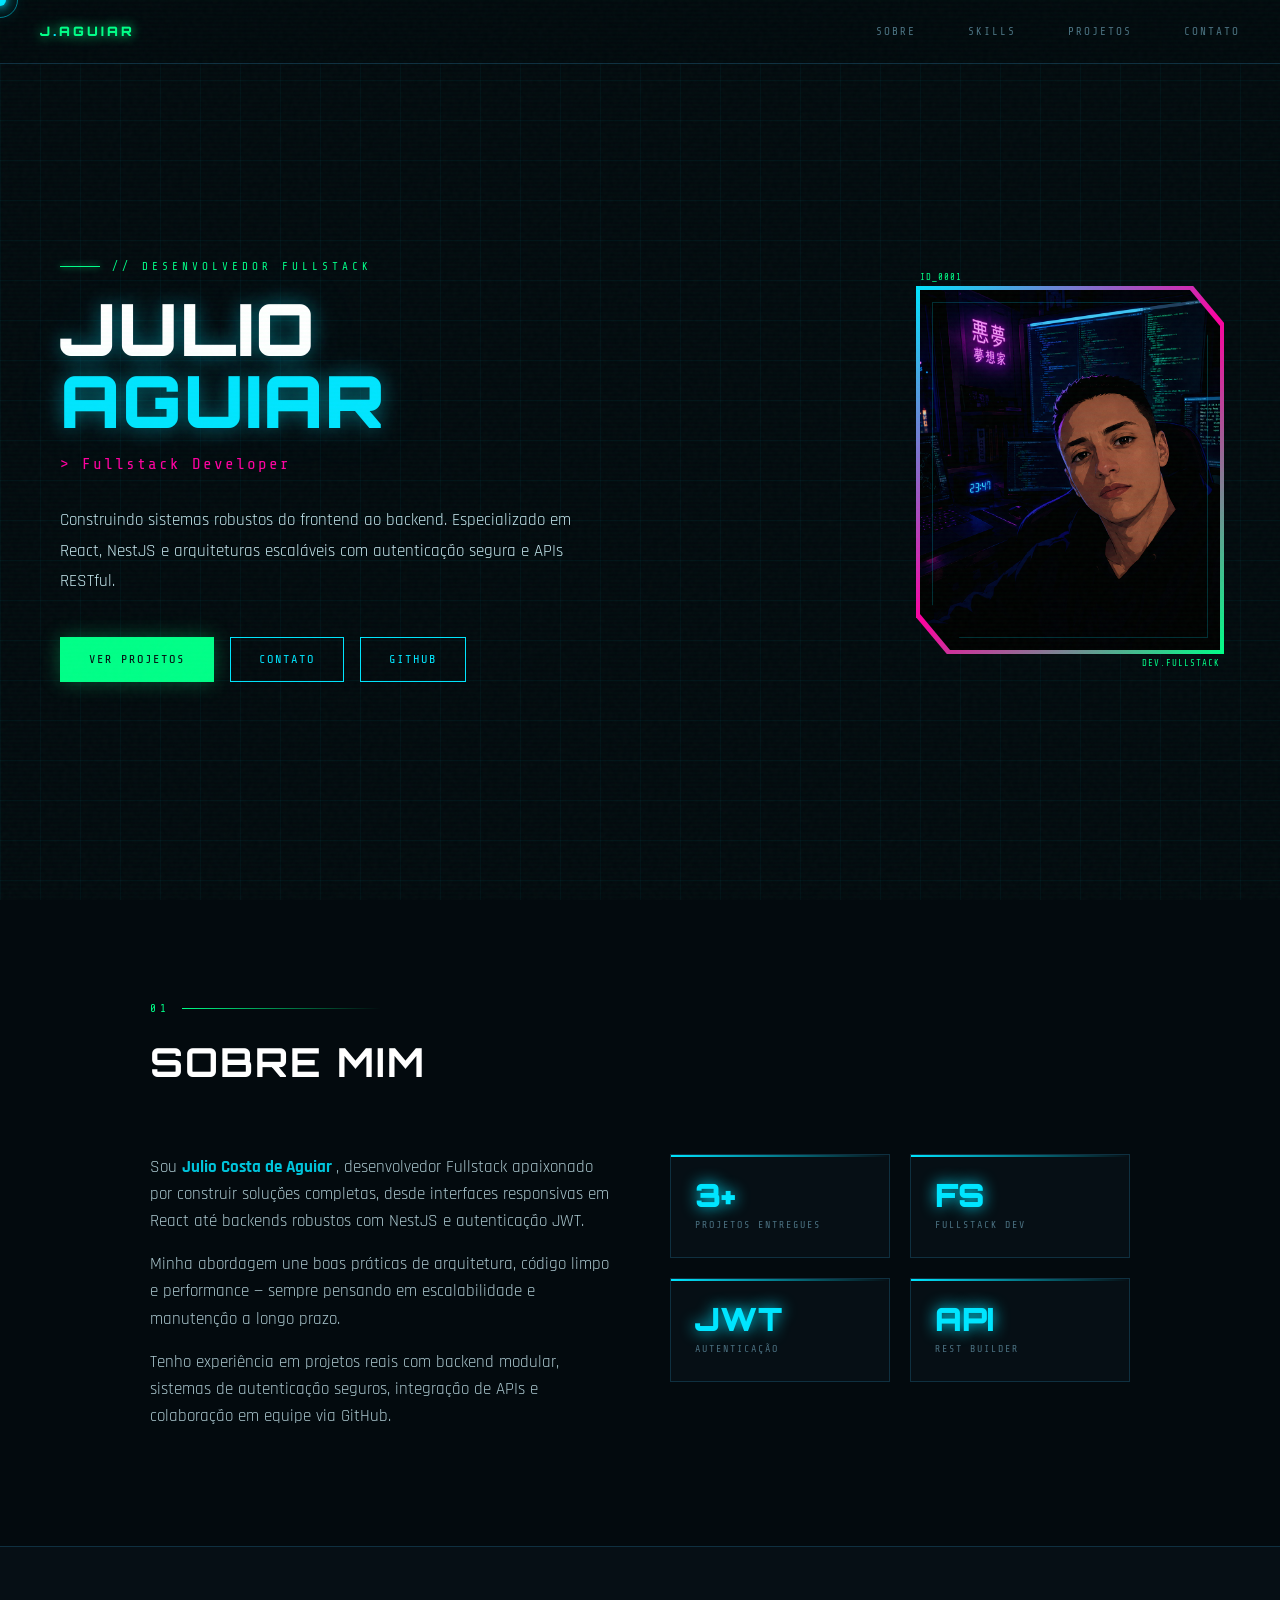
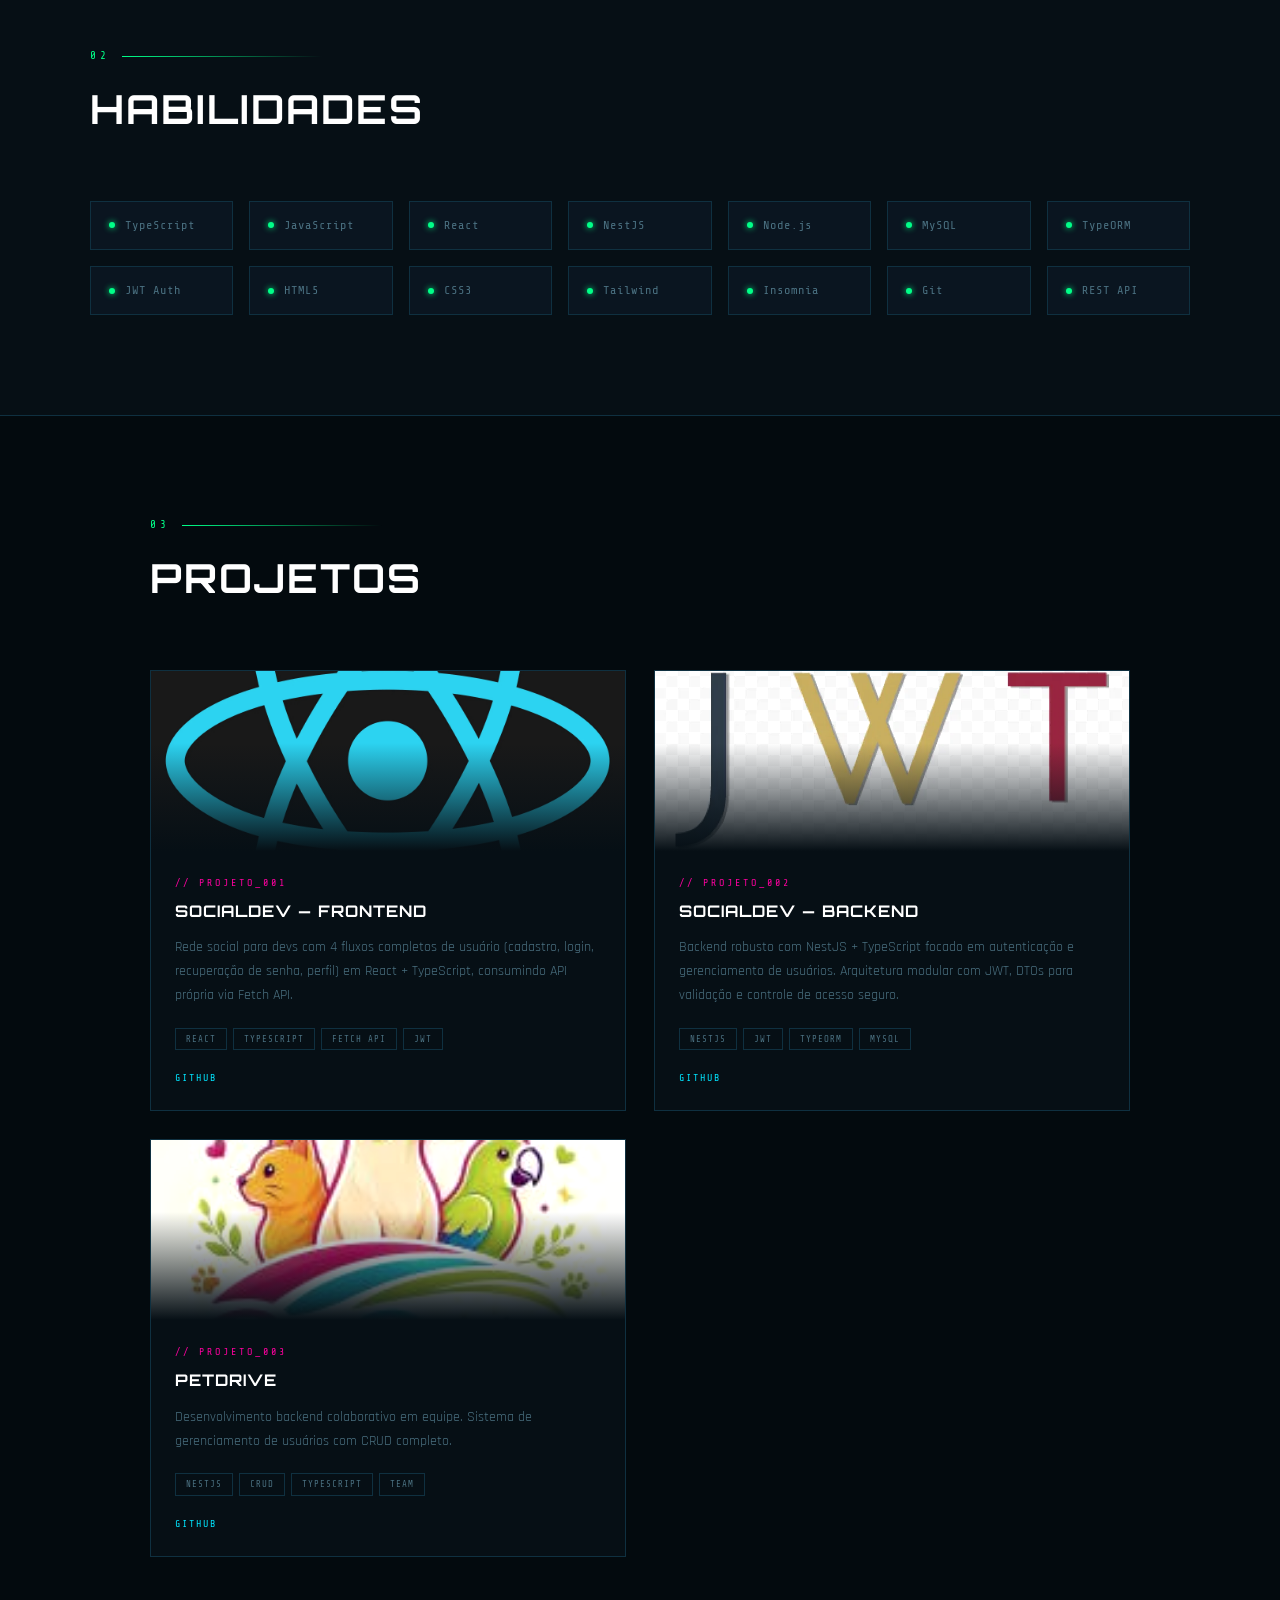
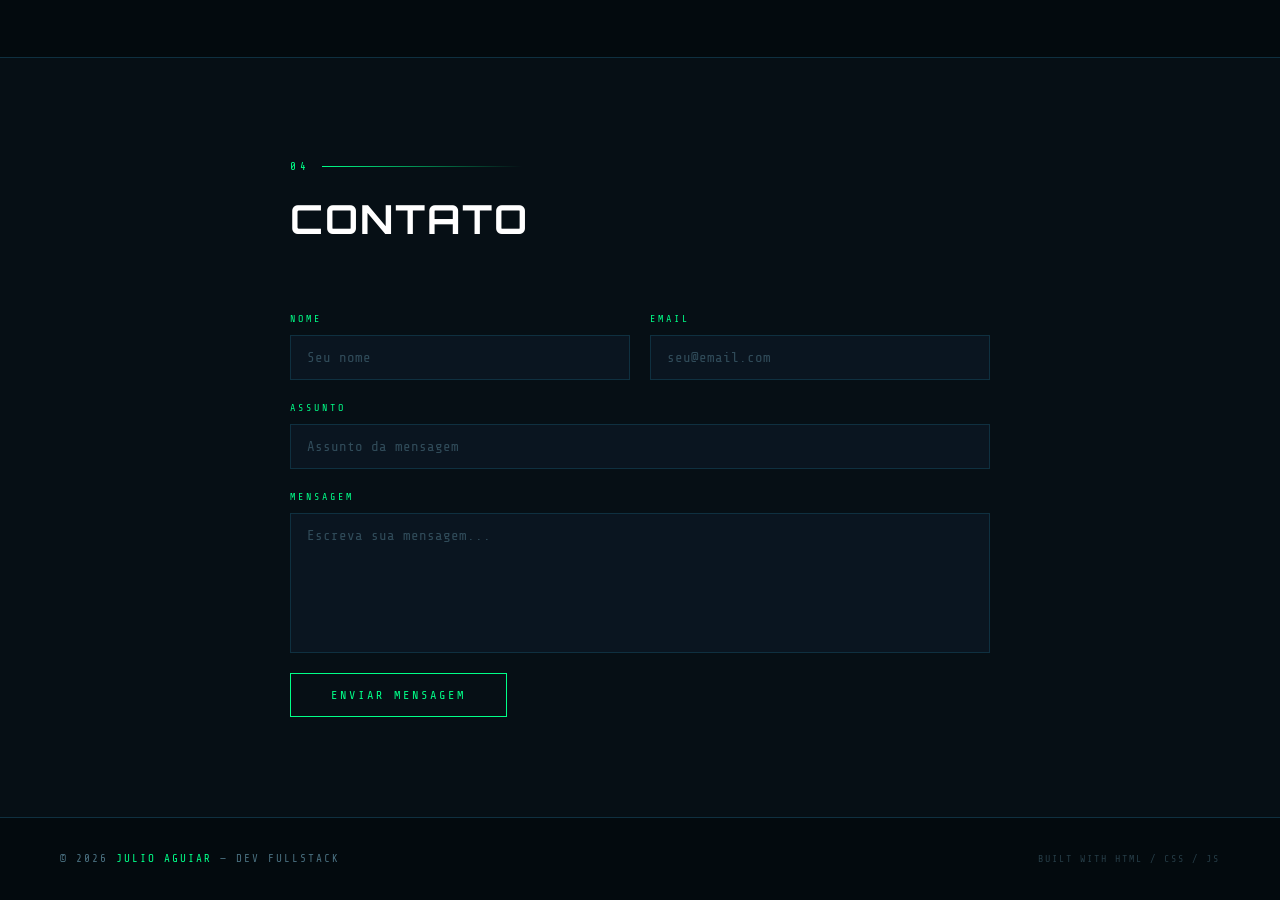
<file: index.html>
<!DOCTYPE html>
<html lang="pt-BR">
<head>
  <meta charset="UTF-8"/>
  <meta name="viewport" content="width=device-width, initial-scale=1.0"/>
  <title>Julio Aguiar | Dev Fullstack</title>

  <link href="https://fonts.googleapis.com/css2?family=Share+Tech+Mono&family=Orbitron:wght@400;700;900&family=Rajdhani:wght@300;400;600;700&display=swap" rel="stylesheet"/>

  <link rel="stylesheet" href="assets/css/style.css"/>
</head>

<body>

  <div class="noise-bg"></div>
  <div class="cursor" id="cursor"></div>
  <div class="cursor-ring" id="cursorRing"></div>

  <nav>
    <div class="nav-logo">J<span>.</span>AGUIAR</div>

    <div class="nav-links">
      <a href="#sobre">Sobre</a>
        <a href="#habilidades">Skills</a>
      <a href="#projetos">Projetos</a>
      <a href="#contato">Contato</a>
    </div>
  </nav>

        <section id="hero">
    <div class="hero-content">
  
         <div class="hero-tag fade-in fade-in-delay-1">
        <span>// Desenvolvedor Fullstack</span>
      </div>

      <h1 class="hero-name fade-in fade-in-delay-2">
        JULIO<span class="accent glitch">AGUIAR</span>
      </h1>

      <p class="hero-role fade-in fade-in-delay-3">
        Fullstack Developer
      </p>
 
         <p class="hero-desc fade-in fade-in-delay-4">
        Construindo sistemas robustos do frontend ao backend.
        Especializado em React, NestJS e arquiteturas escaláveis
        com autenticação segura e APIs RESTful.
      </p>

      <div class="hero-btns fade-in fade-in-delay-4">
        <a href="#projetos" class="btn btn-primary">Ver Projetos</a>

        <a href="#contato" class="btn btn-outline">
          Contato
        </a>

        <a
          href="https://github.com/JulioAguiar-ux"
          target="_blank"
          class="btn btn-outline"
        >
          GitHub
        </a>
      </div>
    </div>

    <div class="hero-photo float fade-in fade-in-delay-3">

      <span class="photo-corner tl">ID_0001</span>

      <img
         src="assets/img/julioIA.png"
         alt="Julio Aguiar"
        onerror="this.style.background='var(--bg3)';this.style.display='block'"
      />

      <span class="photo-corner br">DEV.FULLSTACK</span>

    </div>
  </section>

  <section id="sobre">

    <div class="section-header">
      <p class="section-label">01</p>
      <h2 class="section-title">Sobre Mim</h2>
    </div>

    <div class="sobre-grid">

      <div class="sobre-text">

        <p>
          Sou
          <strong style="color:var(--cyan)">
            Julio Costa de Aguiar
          </strong>,
          desenvolvedor Fullstack apaixonado por construir
          soluções completas, desde interfaces responsivas
          em React até backends robustos com NestJS
          e autenticação JWT.
        </p>

        <p>
          Minha abordagem une boas práticas de arquitetura,
          código limpo e performance — sempre pensando em
          escalabilidade e manutenção a longo prazo.
        </p>

        <p>
          Tenho experiência em projetos reais com backend modular,
          sistemas de autenticação seguros, integração de APIs
          e colaboração em equipe via GitHub.
        </p>

          </div>

      <div class="sobre-stats">

        <div class="stat-card">
          <div class="stat-num">3+</div>
            <div class="stat-label">Projetos Entregues</div>
        </div>

        <div class="stat-card">
          <div class="stat-num">FS</div>
          <div class="stat-label">Fullstack Dev</div>
        </div>

        <div class="stat-card">
          <div class="stat-num">JWT</div>
          <div class="stat-label">Autenticação</div>
        </div>

        <div class="stat-card">
          <div class="stat-num">API</div>
          <div class="stat-label">REST Builder</div>
        </div>

      </div>
    </div>
  </section>

  <section id="habilidades">

    <div class="inner">

      <div class="section-header">
        <p class="section-label">02</p>
        <h2 class="section-title">Habilidades</h2>
      </div>

      <div class="skills-grid">

        <div class="skill-chip"><span class="skill-dot"></span>TypeScript</div>
        <div class="skill-chip"><span class="skill-dot"></span>JavaScript</div>
        <div class="skill-chip"><span class="skill-dot"></span>React</div>
        <div class="skill-chip"><span class="skill-dot"></span>NestJS</div>
        <div class="skill-chip"><span class="skill-dot"></span>Node.js</div>
        <div class="skill-chip"><span class="skill-dot"></span>MySQL</div>
        <div class="skill-chip"><span class="skill-dot"></span>TypeORM</div>
        <div class="skill-chip"><span class="skill-dot"></span>JWT Auth</div>
        <div class="skill-chip"><span class="skill-dot"></span>HTML5</div>
        <div class="skill-chip"><span class="skill-dot"></span>CSS3</div>
        <div class="skill-chip"><span class="skill-dot"></span>Tailwind</div>
        <div class="skill-chip"><span class="skill-dot"></span>Insomnia</div>
        <div class="skill-chip"><span class="skill-dot"></span>Git</div>
        <div class="skill-chip"><span class="skill-dot"></span>REST API</div>

      </div>
    </div>
  </section>

  <section id="projetos">

    <div class="section-header">
      <p class="section-label">03</p>
      <h2 class="section-title">Projetos</h2>
    </div>

    <div class="projects-grid">

      <div class="project-card">

        <div class="project-img">

          <img
            src="assets/img/react.webp"
            alt="SocialDev Frontend"
            onerror="this.parentElement.style.background='var(--bg3)'"
          />

          <div class="project-img-overlay"></div>
        </div>

        <div class="project-body">

          <div class="project-num">// PROJETO_001</div>

          <h3 class="project-title">
            SocialDev — Frontend
          </h3>

          <p class="project-desc">
            Rede social para devs com 4 fluxos completos
            de usuário (cadastro, login, recuperação de senha,
            perfil) em React + TypeScript, consumindo API
            própria via Fetch API.
          </p>

          <div class="project-tags">
            <span class="tag">React</span>
            <span class="tag">TypeScript</span>
            <span class="tag">Fetch API</span>
            <span class="tag">JWT</span>
          </div>

          <div class="project-links">

            <a
              href="https://github.com/JulioAguiar-ux/Social-Dev"
              target="_blank"
              class="project-link"
            >
              GitHub
            </a>

          </div>
        </div>
      </div>

      <div class="project-card">

        <div class="project-img">

          <img
            src="assets/img/jwt.webp"
            alt="SocialDev Backend"
            onerror="this.parentElement.style.background='var(--bg3)'"
          />

          <div class="project-img-overlay"></div>
        </div>

        <div class="project-body">

          <div class="project-num">// PROJETO_002</div>

          <h3 class="project-title">
            SocialDev — Backend
          </h3>

          <p class="project-desc">
            Backend robusto com NestJS + TypeScript focado
            em autenticação e gerenciamento de usuários.
            Arquitetura modular com JWT, DTOs para validação
            e controle de acesso seguro.
          </p>

          <div class="project-tags">
            <span class="tag">NestJS</span>
            <span class="tag">JWT</span>
            <span class="tag">TypeORM</span>
            <span class="tag">MySQL</span>
          </div>

          <div class="project-links">

            <a
              href="https://github.com/JulioAguiar-ux/usuario-auth-jwt-dto"
              target="_blank"
              class="project-link"
            >
              GitHub
            </a>

          </div>
        </div>
      </div>

      <div class="project-card">

        <div class="project-img">

          <img
            src="assets/img/petdrive.jpeg"
            alt="PetDrive"
            onerror="this.parentElement.style.background='var(--bg3)'"
          />

          <div class="project-img-overlay"></div>
        </div>

        <div class="project-body">

          <div class="project-num">// PROJETO_003</div>

          <h3 class="project-title">
            PetDrive
          </h3>

          <p class="project-desc">
            Desenvolvimento backend colaborativo em equipe.
            Sistema de gerenciamento de usuários com CRUD completo.
          </p>

          <div class="project-tags">
            <span class="tag">NestJS</span>
            <span class="tag">CRUD</span>
            <span class="tag">TypeScript</span>
            <span class="tag">Team</span>
          </div>

          <div class="project-links">

            <a
              href="https://github.com/PetDrive/PetDrive/"
              target="_blank"
              class="project-link"
            >
              GitHub
            </a>

          </div>
        </div>
      </div>

    </div>
  </section>

  <section id="contato">

    <div class="inner">

      <div class="section-header">
        <p class="section-label">04</p>
        <h2 class="section-title">Contato</h2>
      </div>

      <form
        class="contact-form"
        action="https://formsubmit.co/juliocostadeaguiar@gmail.com"
        method="POST"
      >

        <input
          type="hidden"
          name="_subject"
          value="Nova mensagem do portfólio!"
        />

        <input
          type="hidden"
          name="_next"
          value="https://julioaguiar-ux.github.io/portfolio/success.html"
        />

        <input
          type="hidden"
          name="_captcha"
          value="false"
        />

        <div class="form-row">

          <div class="form-group">
            <label class="form-label" for="name">
              Nome
            </label>

            <input
              class="form-input"
              type="text"
              id="name"
              name="name"
              placeholder="Seu nome"
              required
            />
          </div>

          <div class="form-group">

            <label class="form-label" for="email">
              Email
            </label>

            <input
              class="form-input"
              type="email"
              id="email"
              name="email"
              placeholder="seu@email.com"
              required
            />

          </div>
        </div>

        <div class="form-group">

          <label class="form-label" for="subject">
            Assunto
          </label>

          <input
            class="form-input"
            type="text"
            id="subject"
            name="subject"
            placeholder="Assunto da mensagem"
            required
          />
        </div>

        <div class="form-group">

          <label class="form-label" for="message">
            Mensagem
          </label>

          <textarea
            class="form-textarea"
            id="message"
            name="message"
            placeholder="Escreva sua mensagem..."
            required
          ></textarea>

        </div>

        <button type="submit" class="btn-send">
          <span>Enviar Mensagem</span>
        </button>

      </form>

    </div>
  </section>

  <footer>

    <div class="footer-text">
      © 2026 <span>JULIO AGUIAR</span> — DEV FULLSTACK
    </div>

    <div class="footer-text" style="font-size:10px;opacity:0.5">
      BUILT WITH HTML / CSS / JS
    </div>

  </footer>

  <script src="assets/js/script.js"></script>

</body>
</html>
</file>
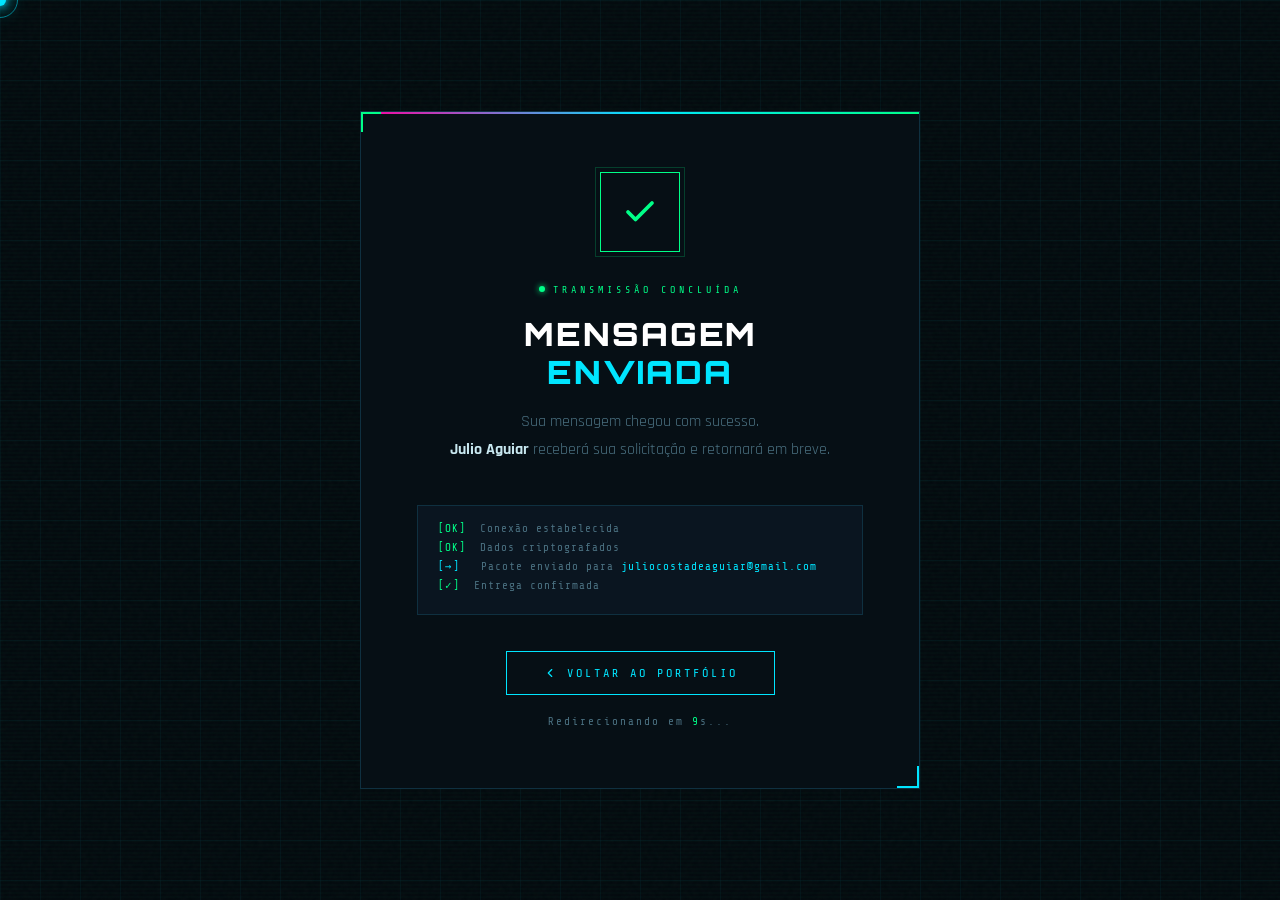
<file: success.html>
<!DOCTYPE html>
<html lang="pt-BR">

<head>
  <meta charset="UTF-8" />
  <meta name="viewport" content="width=device-width, initial-scale=1.0" />
  <meta http-equiv="Cache-Control" content="no-cache, no-store, must-revalidate" />

  <title>Mensagem Enviada | Julio Aguiar</title>

  <link href="https://fonts.googleapis.com/css2?family=Share+Tech+Mono&family=Orbitron:wght@400;700;900&family=Rajdhani:wght@300;400;600;700&display=swap" rel="stylesheet" />

  <style>
    :root {
      --bg: #030a0e;
      --bg2: #060f15;
      --bg3: #0a1520;
      --green: #00ff88;
      --cyan: #00e5ff;
      --magenta: #ff00a0;
      --text: #c8e8f0;
      --muted: #4a7080;
      --border: #0f3040;
    }

    * {
      margin: 0;
      padding: 0;
      box-sizing: border-box;
    }

    body {
      background: var(--bg);
      color: var(--text);
      font-family: 'Rajdhani', sans-serif;
      min-height: 100vh;
      display: flex;
      align-items: center;
      justify-content: center;
      overflow: hidden;
      cursor: none;
      position: relative;
    }

    body::before {
      content: '';
      position: fixed;
      inset: 0;
      background:
        repeating-linear-gradient(
          0deg,
          transparent,
          transparent 2px,
          rgba(0, 255, 136, 0.015) 2px,
          rgba(0, 255, 136, 0.015) 4px
        );
      pointer-events: none;
      z-index: 1;
    }

    body::after {
      content: '';
      position: fixed;
      inset: 0;
      background-image:
        linear-gradient(rgba(0, 229, 255, 0.04) 1px, transparent 1px),
        linear-gradient(90deg, rgba(0, 229, 255, 0.04) 1px, transparent 1px);
      background-size: 40px 40px;
      pointer-events: none;
      z-index: 0;
    }

    .noise-bg {
      position: fixed;
      inset: 0;
      opacity: 0.025;
      background-image: url("data:image/svg+xml,%3Csvg viewBox='0 0 200 200' xmlns='http://www.w3.org/2000/svg'%3E%3Cfilter id='n'%3E%3CfeTurbulence type='fractalNoise' baseFrequency='0.9' numOctaves='4' stitchTiles='stitch'/%3E%3C/filter%3E%3Crect width='100%25' height='100%25' filter='url(%23n)'/%3E%3C/svg%3E");
      pointer-events: none;
      z-index: 2;
    }

    .cursor {
      width: 12px;
      height: 12px;
      background: var(--cyan);
      border-radius: 50%;
      position: fixed;
      top: 0;
      left: 0;
      transform: translate(-50%, -50%);
      pointer-events: none;
      z-index: 9999;
      transition: transform 0.05s, background 0.2s;
      box-shadow: 0 0 8px var(--cyan), 0 0 20px var(--cyan);
    }

    .cursor-ring {
      width: 36px;
      height: 36px;
      border: 1px solid var(--cyan);
      border-radius: 50%;
      position: fixed;
      top: 0;
      left: 0;
      transform: translate(-50%, -50%);
      pointer-events: none;
      z-index: 9998;
      transition: transform 0.15s;
      opacity: 0.5;
    }

    .card {
      width: 90%;
      max-width: 560px;
      background: var(--bg2);
      border: 1px solid var(--border);
      padding: 60px 56px;
      text-align: center;
      position: relative;
      z-index: 10;
      animation: fadeUp 0.7s ease forwards;
    }

    .card::before {
      content: '';
      position: absolute;
      top: 0;
      left: 0;
      right: 0;
      height: 2px;
      background: linear-gradient(
        90deg,
        var(--magenta),
        var(--cyan),
        var(--green)
      );
    }

    .card::after {
      content: '';
      position: absolute;
      bottom: 0;
      right: 0;
      width: 20px;
      height: 20px;
      border-right: 2px solid var(--cyan);
      border-bottom: 2px solid var(--cyan);
    }

    .corner-tl {
      position: absolute;
      top: 0;
      left: 0;
      width: 20px;
      height: 20px;
      border-top: 2px solid var(--green);
      border-left: 2px solid var(--green);
    }

    .icon-wrap {
      width: 80px;
      height: 80px;
      margin: 0 auto 32px;
      border: 1px solid var(--green);
      display: flex;
      align-items: center;
      justify-content: center;
      position: relative;
      animation: pulse 2s infinite;
    }

    .icon-wrap::before {
      content: '';
      position: absolute;
      inset: -6px;
      border: 1px solid rgba(0, 255, 136, 0.2);
    }

    .icon-wrap svg {
      width: 36px;
      height: 36px;
      color: var(--green);
    }

    .status-line {
      display: flex;
      align-items: center;
      justify-content: center;
      gap: 8px;
      font-family: 'Share Tech Mono', monospace;
      font-size: 10px;
      color: var(--green);
      letter-spacing: 4px;
      margin-bottom: 20px;
    }

    .status-dot {
      width: 6px;
      height: 6px;
      background: var(--green);
      border-radius: 50%;
      box-shadow: 0 0 6px var(--green);
      animation: blink 1s infinite;
    }

    .title {
      font-family: 'Orbitron', monospace;
      font-size: clamp(22px, 5vw, 32px);
      font-weight: 900;
      text-transform: uppercase;
      line-height: 1.2;
      letter-spacing: 2px;
      color: #fff;
      margin-bottom: 16px;
    }

    .title span {
      color: var(--cyan);
      display: block;
    }

    .desc {
      font-size: 16px;
      line-height: 1.8;
      color: var(--muted);
      margin-bottom: 40px;
    }

    .desc strong {
      color: var(--text);
    }

    .log {
      background: var(--bg3);
      border: 1px solid var(--border);
      padding: 16px 20px;
      margin-bottom: 36px;
      text-align: left;
    }

    .log-line {
      font-family: 'Share Tech Mono', monospace;
      font-size: 11px;
      letter-spacing: 1px;
      color: var(--muted);
      margin-bottom: 6px;
      opacity: 0;
      animation: appear 0.3s ease forwards;
    }

    .log-line:nth-child(1) {
      animation-delay: 0.5s;
    }

    .log-line:nth-child(2) {
      animation-delay: 1s;
    }

    .log-line:nth-child(3) {
      animation-delay: 1.5s;
    }

    .log-line:nth-child(4) {
      animation-delay: 2s;
    }

    .ok {
      color: var(--green);
    }

    .info {
      color: var(--cyan);
    }

    .btn-back {
      display: inline-flex;
      align-items: center;
      gap: 10px;
      padding: 14px 36px;
      border: 1px solid var(--cyan);
      color: var(--cyan);
      text-decoration: none;
      font-family: 'Share Tech Mono', monospace;
      font-size: 12px;
      letter-spacing: 3px;
      text-transform: uppercase;
      position: relative;
      overflow: hidden;
      transition: color 0.3s;
      cursor: none;
    }

    .btn-back::before {
      content: '';
      position: absolute;
      inset: 0;
      background: var(--cyan);
      transform: scaleX(0);
      transform-origin: left;
      transition: transform 0.3s;
      z-index: 0;
    }

    .btn-back:hover {
      color: var(--bg);
    }

    .btn-back:hover::before {
      transform: scaleX(1);
    }

    .btn-back span,
    .btn-back svg {
      position: relative;
      z-index: 1;
    }

    .btn-back svg {
      width: 14px;
      height: 14px;
    }

    .countdown {
      margin-top: 20px;
      font-family: 'Share Tech Mono', monospace;
      font-size: 11px;
      letter-spacing: 2px;
      color: var(--muted);
    }

    .countdown span {
      color: var(--green);
    }

    @keyframes fadeUp {
      from {
        opacity: 0;
        transform: translateY(30px);
      }

      to {
        opacity: 1;
        transform: translateY(0);
      }
    }

    @keyframes pulse {
      0%,100% {
        box-shadow: 0 0 0 0 rgba(0,255,136,.4);
      }

      50% {
        box-shadow: 0 0 0 12px rgba(0,255,136,0);
      }
    }

    @keyframes blink {
      0%,100% {
        opacity: 1;
      }

      50% {
        opacity: 0;
      }
    }

    @keyframes appear {
      from {
        opacity: 0;
        transform: translateX(-6px);
      }

      to {
        opacity: 1;
        transform: translateX(0);
      }
    }
  </style>
</head>

<body>

  <div class="noise-bg"></div>

  <div class="cursor" id="cursor"></div>

  <div class="cursor-ring" id="cursorRing"></div>

  <div class="card">

    <div class="corner-tl"></div>

    <div class="icon-wrap">
      <svg viewBox="0 0 24 24" fill="none" stroke="currentColor" stroke-width="2.5" stroke-linecap="round" stroke-linejoin="round">
        <polyline points="20 6 9 17 4 12"/>
      </svg>
    </div>

    <div class="status-line">
      <span class="status-dot"></span>
      TRANSMISSÃO CONCLUÍDA
    </div>

    <h1 class="title">
      MENSAGEM
      <span>ENVIADA</span>
    </h1>

    <p class="desc">
      Sua mensagem chegou com sucesso.<br />
      <strong>Julio Aguiar</strong>
      receberá sua solicitação e retornará em breve.
    </p>

    <div class="log">

      <div class="log-line">
        <span class="ok">[OK]</span>
        &nbsp;Conexão estabelecida
      </div>

      <div class="log-line">
        <span class="ok">[OK]</span>
        &nbsp;Dados criptografados
      </div>

      <div class="log-line">
        <span class="info">[→]</span>
        &nbsp;&nbsp;Pacote enviado para
        <span class="info">
          juliocostadeaguiar@gmail.com
        </span>
      </div>

      <div class="log-line">
        <span class="ok">[✓]</span>
        &nbsp;Entrega confirmada
      </div>

    </div>

    <a href="/portfolio/index.html" class="btn-back">

      <svg viewBox="0 0 24 24" fill="none" stroke="currentColor" stroke-width="2" stroke-linecap="round" stroke-linejoin="round">
        <polyline points="15 18 9 12 15 6"/>
      </svg>

      <span>Voltar ao Portfólio</span>

    </a>

    <p class="countdown">
      Redirecionando em
      <span id="timer">10</span>s...
    </p>

  </div>

  <script>

    const cursor = document.getElementById('cursor');
    const ring = document.getElementById('cursorRing');

    document.addEventListener('mousemove', e => {

      cursor.style.left = e.clientX + 'px';
      cursor.style.top = e.clientY + 'px';

      setTimeout(() => {
        ring.style.left = e.clientX + 'px';
        ring.style.top = e.clientY + 'px';
      }, 80);

    });

    document.querySelectorAll('a').forEach(el => {

      el.addEventListener('mouseenter', () => {
        cursor.style.transform = 'translate(-50%,-50%) scale(2)';
        cursor.style.background = 'var(--magenta)';
      });

      el.addEventListener('mouseleave', () => {
        cursor.style.transform = 'translate(-50%,-50%) scale(1)';
        cursor.style.background = 'var(--cyan)';
      });

    });

    let seconds = 10;

    const timerEl = document.getElementById('timer');

    const interval = setInterval(() => {

      seconds--;

      timerEl.textContent = seconds;

      if (seconds <= 0) {

        clearInterval(interval);

        window.location.href = '/portfolio/index.html';

      }

    }, 1000);

  </script>

</body>
</html>
</file>
<file: assets/css/style.css>
:root {
  --bg: #030a0e;
  --bg2: #060f15;
  --bg3: #0a1520;
  --green: #00ff88;
  --cyan: #00e5ff;
  --magenta: #ff00a0;
  --yellow: #f5e642;
  --dim: #1a2e3a;
  --text: #c8e8f0;
  --muted: #4a7080;
  --border: #0f3040;
}

*, *::before, *::after { box-sizing: border-box; margin: 0; padding: 0; }
html { scroll-behavior: smooth; }

body {
  background: var(--bg);
  color: var(--text);
  font-family: 'Rajdhani', sans-serif;
  font-size: 17px;
  line-height: 1.6;
  overflow-x: hidden;
  cursor: none;
}


.cursor {
  width: 12px; height: 12px;
  background: var(--cyan);
  border-radius: 50%;
  position: fixed;
  top: 0; left: 0;
  pointer-events: none;
  z-index: 9999;
  transform: translate(-50%,-50%);
  transition: transform 0.05s, background 0.2s;
  box-shadow: 0 0 8px var(--cyan), 0 0 20px var(--cyan);
}
.cursor-ring {
  width: 36px; height: 36px;
  border: 1px solid var(--cyan);
  border-radius: 50%;
  position: fixed;
  top: 0; left: 0;
  pointer-events: none;
  z-index: 9998;
  transform: translate(-50%,-50%);
  transition: transform 0.15s, opacity 0.2s;
  opacity: 0.5;
}


body::before {
  content: '';
  position: fixed;
  inset: 0;
  background: repeating-linear-gradient(
    0deg,
    transparent,
    transparent 2px,
    rgba(0,255,136,0.015) 2px,
    rgba(0,255,136,0.015) 4px
  );
  pointer-events: none;
  z-index: 1000;
}


body::after {
  content: '';
  position: fixed;
  inset: 0;
  background-image:
    linear-gradient(rgba(0,229,255,0.04) 1px, transparent 1px),
    linear-gradient(90deg, rgba(0,229,255,0.04) 1px, transparent 1px);
  background-size: 40px 40px;
  pointer-events: none;
  z-index: 0;
}


nav {
  position: fixed;
  top: 0; left: 0; right: 0;
  z-index: 500;
  display: flex;
  align-items: center;
  justify-content: space-between;
  padding: 0 40px;
  height: 64px;
  background: rgba(3,10,14,0.92);
  border-bottom: 1px solid var(--border);
  backdrop-filter: blur(8px);
}
.nav-logo {
  font-family: 'Orbitron', monospace;
  font-size: 13px;
  font-weight: 900;
  color: var(--green);
  letter-spacing: 3px;
  text-transform: uppercase;
  text-shadow: 0 0 12px var(--green);
}
.nav-logo span { color: var(--cyan); }
.nav-links { display: flex; gap: 32px; }
.nav-links a {
  font-family: 'Share Tech Mono', monospace;
  font-size: 11px;
  color: var(--muted);
  text-decoration: none;
  letter-spacing: 2px;
  text-transform: uppercase;
  transition: color 0.2s, text-shadow 0.2s;
  position: relative;
}
.nav-links a::before {
  content: '//';
  color: var(--green);
  margin-right: 4px;
  opacity: 0;
  transition: opacity 0.2s;
}
.nav-links a:hover { color: var(--cyan); text-shadow: 0 0 8px var(--cyan); }
.nav-links a:hover::before { opacity: 1; }


section { position: relative; z-index: 1; }


#hero {
  min-height: 100vh;
  display: flex;
  align-items: center;
  padding: 100px 60px 60px;
  gap: 80px;
}
.hero-content { flex: 1; }
.hero-tag {
  font-family: 'Share Tech Mono', monospace;
  font-size: 11px;
  color: var(--green);
  letter-spacing: 4px;
  text-transform: uppercase;
  margin-bottom: 16px;
  display: flex;
  align-items: center;
  gap: 12px;
}
.hero-tag::before {
  content: '';
  width: 40px; height: 1px;
  background: var(--green);
  box-shadow: 0 0 6px var(--green);
}
.hero-name {
  font-family: 'Orbitron', monospace;
  font-size: clamp(36px, 6vw, 72px);
  font-weight: 900;
  line-height: 1;
  color: #fff;
  text-transform: uppercase;
  letter-spacing: 2px;
  text-shadow:
    0 0 20px rgba(0,229,255,0.4),
    0 0 60px rgba(0,229,255,0.1);
}
.hero-name .accent { color: var(--cyan); display: block; }
.hero-role {
  font-family: 'Share Tech Mono', monospace;
  font-size: 16px;
  color: var(--magenta);
  margin-top: 16px;
  margin-bottom: 28px;
  letter-spacing: 2px;
}
.hero-role::before { content: '> '; }
.hero-desc {
  font-size: 17px;
  color: var(--text);
  max-width: 520px;
  line-height: 1.8;
  margin-bottom: 40px;
  opacity: 0.8;
}
.hero-btns { display: flex; gap: 16px; flex-wrap: wrap; }
.btn {
  font-family: 'Share Tech Mono', monospace;
  font-size: 12px;
  letter-spacing: 2px;
  text-transform: uppercase;
  padding: 12px 28px;
  border: 1px solid;
  text-decoration: none;
  display: inline-flex;
  align-items: center;
  gap: 8px;
  transition: all 0.25s;
  position: relative;
  overflow: hidden;
  cursor: none;
}
.btn-primary {
  color: var(--bg);
  background: var(--green);
  border-color: var(--green);
  box-shadow: 0 0 20px rgba(0,255,136,0.3);
}
.btn-primary:hover {
  background: transparent;
  color: var(--green);
  box-shadow: 0 0 30px rgba(0,255,136,0.5), inset 0 0 20px rgba(0,255,136,0.1);
}
.btn-outline {
  color: var(--cyan);
  background: transparent;
  border-color: var(--cyan);
}
.btn-outline:hover {
  background: rgba(0,229,255,0.1);
  box-shadow: 0 0 20px rgba(0,229,255,0.3);
}


.hero-photo {
  flex-shrink: 0;
  position: relative;
  width: 300px;
  height: 360px;
}
.hero-photo img {
  width: 100%;
  height: 100%;
  object-fit: cover;
  object-position: top;
  filter: saturate(0.8) contrast(1.1);
  clip-path: polygon(0 0, 90% 0, 100% 10%, 100% 100%, 10% 100%, 0 90%);
  position: relative;
  z-index: 2;
}
.hero-photo::before {
  content: '';
  position: absolute;
  inset: -4px;
  background: linear-gradient(135deg, var(--cyan), var(--magenta), var(--green));
  clip-path: polygon(0 0, 90% 0, 100% 10%, 100% 100%, 10% 100%, 0 90%);
  z-index: 1;
}
.hero-photo::after {
  content: '';
  position: absolute;
  inset: 12px;
  border: 1px solid rgba(0,229,255,0.2);
  clip-path: polygon(0 0, 90% 0, 100% 10%, 100% 100%, 10% 100%, 0 90%);
  z-index: 3;
  pointer-events: none;
}
.photo-corner {
  position: absolute;
  font-family: 'Share Tech Mono', monospace;
  font-size: 9px;
  color: var(--green);
  z-index: 4;
  letter-spacing: 1px;
}
.photo-corner.tl { top: -20px; left: 0; }
.photo-corner.br { bottom: -20px; right: 0; }


.section-header { margin-bottom: 60px; }
.section-label {
  font-family: 'Share Tech Mono', monospace;
  font-size: 11px;
  color: var(--green);
  letter-spacing: 4px;
  text-transform: uppercase;
  display: flex;
  align-items: center;
  gap: 12px;
  margin-bottom: 12px;
}
.section-label::after {
  content: '';
  flex: 1;
  height: 1px;
  background: linear-gradient(to right, var(--green), transparent);
  max-width: 200px;
}
.section-title {
  font-family: 'Orbitron', monospace;
  font-size: clamp(24px, 4vw, 40px);
  font-weight: 700;
  color: #fff;
  text-transform: uppercase;
  letter-spacing: 2px;
}


#sobre {
  padding: 100px 60px;
  max-width: 1100px;
  margin: 0 auto;
}
.sobre-grid {
  display: grid;
  grid-template-columns: 1fr 1fr;
  gap: 60px;
  align-items: start;
}
.sobre-text p {
  color: var(--text);
  opacity: 0.85;
  margin-bottom: 16px;
  font-size: 17px;
}
.sobre-stats {
  display: grid;
  grid-template-columns: 1fr 1fr;
  gap: 20px;
}
.stat-card {
  background: var(--bg2);
  border: 1px solid var(--border);
  padding: 24px;
  position: relative;
  overflow: hidden;
  transition: border-color 0.3s;
}
.stat-card::before {
  content: '';
  position: absolute;
  top: 0; left: 0; right: 0;
  height: 2px;
  background: linear-gradient(90deg, var(--cyan), transparent);
}
.stat-card:hover { border-color: var(--cyan); }
.stat-num {
  font-family: 'Orbitron', monospace;
  font-size: 32px;
  font-weight: 900;
  color: var(--cyan);
  text-shadow: 0 0 15px var(--cyan);
  line-height: 1;
}
.stat-label {
  font-family: 'Share Tech Mono', monospace;
  font-size: 10px;
  color: var(--muted);
  text-transform: uppercase;
  letter-spacing: 2px;
  margin-top: 6px;
}


#habilidades {
  padding: 100px 60px;
  background: var(--bg2);
  border-top: 1px solid var(--border);
  border-bottom: 1px solid var(--border);
}
#habilidades .inner { max-width: 1100px; margin: 0 auto; }
.skills-grid {
  display: grid;
  grid-template-columns: repeat(auto-fill, minmax(130px, 1fr));
  gap: 16px;
}
.skill-chip {
  background: var(--bg3);
  border: 1px solid var(--border);
  padding: 14px 18px;
  display: flex;
  align-items: center;
  gap: 10px;
  font-family: 'Share Tech Mono', monospace;
  font-size: 12px;
  color: var(--muted);
  letter-spacing: 1px;
  transition: all 0.3s;
  position: relative;
  overflow: hidden;
  cursor: default;
}
.skill-chip::after {
  content: '';
  position: absolute;
  inset: 0;
  background: linear-gradient(135deg, rgba(0,255,136,0.05), transparent);
  opacity: 0;
  transition: opacity 0.3s;
}
.skill-chip:hover {
  color: var(--green);
  border-color: var(--green);
  box-shadow: 0 0 16px rgba(0,255,136,0.15), inset 0 0 16px rgba(0,255,136,0.05);
}
.skill-chip:hover::after { opacity: 1; }
.skill-dot {
  width: 6px; height: 6px;
  border-radius: 50%;
  background: var(--green);
  flex-shrink: 0;
  box-shadow: 0 0 6px var(--green);
}


#projetos {
  padding: 100px 60px;
  max-width: 1100px;
  margin: 0 auto;
}
.projects-grid {
  display: grid;
  grid-template-columns: repeat(auto-fill, minmax(320px, 1fr));
  gap: 28px;
}
.project-card {
  background: var(--bg2);
  border: 1px solid var(--border);
  position: relative;
  overflow: hidden;
  transition: border-color 0.3s, transform 0.3s;
}
.project-card::before {
  content: '';
  position: absolute;
  top: 0; left: -100%;
  width: 100%; height: 2px;
  background: linear-gradient(90deg, transparent, var(--cyan), transparent);
  transition: left 0.5s;
}
.project-card:hover::before { left: 100%; }
.project-card:hover {
  border-color: var(--cyan);
  transform: translateY(-4px);
  box-shadow: 0 16px 40px rgba(0,0,0,0.4), 0 0 20px rgba(0,229,255,0.1);
}
.project-img {
  width: 100%;
  height: 180px;
  overflow: hidden;
  position: relative;
  background: var(--bg3);
  display: flex;
  align-items: center;
  justify-content: center;
}
.project-img img {
  width: 100%;
  height: 100%;
  object-fit: cover;
  filter: saturate(0.7) contrast(1.1);
  transition: filter 0.4s, transform 0.4s;
}
.project-card:hover .project-img img {
  filter: saturate(1) contrast(1.1);
  transform: scale(1.05);
}
.project-img-overlay {
  position: absolute;
  inset: 0;
  background: linear-gradient(0deg, var(--bg2) 0%, transparent 60%);
  pointer-events: none;
}
.project-body { padding: 24px; }
.project-num {
  font-family: 'Share Tech Mono', monospace;
  font-size: 10px;
  color: var(--magenta);
  letter-spacing: 3px;
  margin-bottom: 8px;
}
.project-title {
  font-family: 'Orbitron', monospace;
  font-size: 16px;
  font-weight: 700;
  color: #fff;
  text-transform: uppercase;
  letter-spacing: 1px;
  margin-bottom: 12px;
}
.project-desc {
  font-size: 14px;
  color: var(--muted);
  line-height: 1.7;
  margin-bottom: 20px;
}
.project-tags {
  display: flex;
  flex-wrap: wrap;
  gap: 6px;
  margin-bottom: 20px;
}
.tag {
  font-family: 'Share Tech Mono', monospace;
  font-size: 9px;
  padding: 3px 10px;
  border: 1px solid var(--border);
  color: var(--muted);
  letter-spacing: 1px;
  text-transform: uppercase;
}
.project-links { display: flex; gap: 12px; }
.project-link {
  font-family: 'Share Tech Mono', monospace;
  font-size: 10px;
  color: var(--cyan);
  text-decoration: none;
  letter-spacing: 2px;
  text-transform: uppercase;
  display: flex;
  align-items: center;
  gap: 6px;
  transition: color 0.2s, text-shadow 0.2s;
}
.project-link:hover {
  color: var(--green);
  text-shadow: 0 0 8px var(--green);
}
.project-link svg { width: 12px; height: 12px; }


#contato {
  padding: 100px 60px;
  background: var(--bg2);
  border-top: 1px solid var(--border);
}
#contato .inner { max-width: 700px; margin: 0 auto; }
.contact-form {
  display: flex;
  flex-direction: column;
  gap: 20px;
}
.form-row { display: grid; grid-template-columns: 1fr 1fr; gap: 20px; }
.form-group { display: flex; flex-direction: column; gap: 8px; }
.form-label {
  font-family: 'Share Tech Mono', monospace;
  font-size: 10px;
  color: var(--green);
  letter-spacing: 3px;
  text-transform: uppercase;
}
.form-input, .form-textarea {
  background: var(--bg3);
  border: 1px solid var(--border);
  color: var(--text);
  font-family: 'Share Tech Mono', monospace;
  font-size: 14px;
  padding: 14px 16px;
  outline: none;
  transition: border-color 0.2s, box-shadow 0.2s;
  resize: none;
  cursor: none;
}
.form-input:focus, .form-textarea:focus {
  border-color: var(--cyan);
  box-shadow: 0 0 16px rgba(0,229,255,0.1), inset 0 0 12px rgba(0,229,255,0.04);
}
.form-input::placeholder, .form-textarea::placeholder {
  color: var(--muted);
  opacity: 0.6;
}
.form-textarea { min-height: 140px; }
.btn-send {
  align-self: flex-start;
  background: transparent;
  border: 1px solid var(--green);
  color: var(--green);
  font-family: 'Share Tech Mono', monospace;
  font-size: 12px;
  letter-spacing: 3px;
  text-transform: uppercase;
  padding: 14px 40px;
  cursor: none;
  transition: all 0.3s;
  position: relative;
  overflow: hidden;
}
.btn-send::before {
  content: '';
  position: absolute;
  inset: 0;
  background: var(--green);
  transform: scaleX(0);
  transform-origin: left;
  transition: transform 0.3s;
  z-index: 0;
}
.btn-send span { position: relative; z-index: 1; }
.btn-send:hover { color: var(--bg); }
.btn-send:hover::before { transform: scaleX(1); }


.contact-info {
  display: flex;
  gap: 32px;
  margin-top: 48px;
  flex-wrap: wrap;
}
.contact-item {
  display: flex;
  align-items: center;
  gap: 10px;
  font-family: 'Share Tech Mono', monospace;
  font-size: 12px;
  color: var(--muted);
  text-decoration: none;
  letter-spacing: 1px;
  transition: color 0.2s;
}
.contact-item:hover { color: var(--cyan); }
.contact-icon {
  width: 32px; height: 32px;
  border: 1px solid var(--border);
  display: flex;
  align-items: center;
  justify-content: center;
  color: var(--cyan);
  transition: border-color 0.2s, box-shadow 0.2s;
  flex-shrink: 0;
}
.contact-item:hover .contact-icon {
  border-color: var(--cyan);
  box-shadow: 0 0 10px rgba(0,229,255,0.3);
}


footer {
  padding: 32px 60px;
  border-top: 1px solid var(--border);
  display: flex;
  align-items: center;
  justify-content: space-between;
  position: relative;
  z-index: 1;
}
.footer-text {
  font-family: 'Share Tech Mono', monospace;
  font-size: 11px;
  color: var(--muted);
  letter-spacing: 2px;
}
.footer-text span { color: var(--green); }


@keyframes glitch {
  0%   { text-shadow:  2px 0 var(--magenta), -2px 0 var(--cyan); }
  20%  { text-shadow: -2px 0 var(--magenta),  2px 0 var(--cyan); }
  40%  { text-shadow:  2px 0 var(--cyan),    -2px 0 var(--magenta); }
  60%  { text-shadow: -1px 0 var(--green),    1px 0 var(--magenta); }
  80%  { text-shadow:  1px 0 var(--green),   -1px 0 var(--cyan); }
  100% { text-shadow:  2px 0 var(--magenta), -2px 0 var(--cyan); }
}
.glitch { animation: glitch 3s infinite; }

@keyframes blink {
  0%, 100% { opacity: 1; }
  50%       { opacity: 0; }
}

@keyframes float {
  0%, 100% { transform: translateY(0); }
  50%       { transform: translateY(-10px); }
}
.float { animation: float 4s ease-in-out infinite; }

@keyframes fadeIn {
  from { opacity: 0; transform: translateY(20px); }
  to   { opacity: 1; transform: translateY(0); }
}
.fade-in            { animation: fadeIn 0.8s ease forwards; }
.fade-in-delay-1    { animation-delay: 0.10s; opacity: 0; }
.fade-in-delay-2    { animation-delay: 0.25s; opacity: 0; }
.fade-in-delay-3    { animation-delay: 0.40s; opacity: 0; }
.fade-in-delay-4    { animation-delay: 0.55s; opacity: 0; }


.noise-bg {
  position: fixed;
  inset: 0;
  opacity: 0.025;
  background-image: url("data:image/svg+xml,%3Csvg viewBox='0 0 200 200' xmlns='http://www.w3.org/2000/svg'%3E%3Cfilter id='n'%3E%3CfeTurbulence type='fractalNoise' baseFrequency='0.9' numOctaves='4' stitchTiles='stitch'/%3E%3C/filter%3E%3Crect width='100%25' height='100%25' filter='url(%23n)'/%3E%3C/svg%3E");
  pointer-events: none;
  z-index: 999;
}

@media (max-width: 768px) {
  nav { padding: 0 20px; }
  .nav-links { display: none; }
  #hero { flex-direction: column-reverse; padding: 100px 24px 60px; gap: 40px; align-items: flex-start; }
  .hero-photo { width: 200px; height: 240px; margin: 0 auto; }
  #sobre, #projetos { padding: 80px 24px; }
  #habilidades { padding: 80px 24px; }
  #contato { padding: 80px 24px; }
  .form-row { grid-template-columns: 1fr; }
  footer { flex-direction: column; gap: 12px; padding: 24px; text-align: center; }
  .sobre-grid { grid-template-columns: 1fr; }
}
</file>
